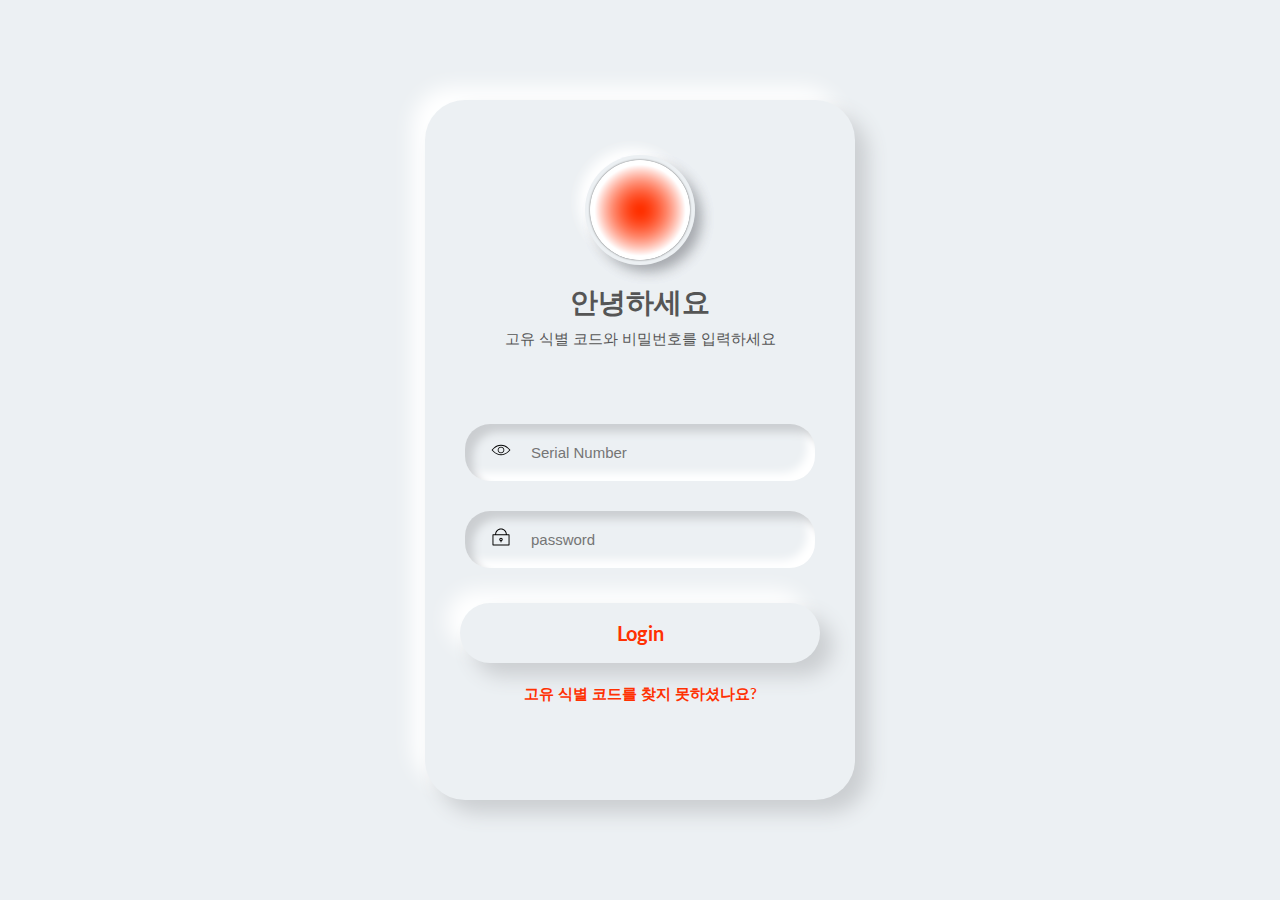
<file: sub2.html>
<!DOCTYPE html>
<html>
<head>
	<title>login page</title>
	<meta charset="utf-8">
	<meta name="viewport"
	content="width=device-width,
	initial-scale=1.0">

	<link rel="preconnect" href="https://fonts.gstatic.com">
<link href="https://fonts.googleapis.com/css2?family=Lato:wght@300;700&display=swap" rel="stylesheet">

	<link rel="preconnect" href="https://fonts.gstatic.com">
	<link href="https://fonts.googleapis.com/css2?family=Noto+Sans+KR:wght@100;300;400;500;700;900&display=swap" rel="stylesheet">

<link rel="stylesheet" type="text/css" href="sub2style.css">

  <link rel="shortcut icon" href="favicon.ico">
  <link rel="icon" href="favicon.ico">


</head>

<body>

<div class="login-div">
	<div class="logo">
		<img src="logo.png" class="logo">
	</div>
	<div class="title" style="font-family:Noto+Sans+KR ; letter-spacing: 0px;font-weight: 900;">안녕하세요</div>
	<div class="sub-title" style="font-family:Noto+Sans+KR ; letter-spacing: 0px;font-weight: 500">고유 식별 코드와 비밀번호를 입력하세요</div>
	<div class="fields">


		<div class="username">
			<svg class="svg-icon" viewBox="0 0 20 20">
							<path d="M10,6.978c-1.666,0-3.022,1.356-3.022,3.022S8.334,13.022,10,13.022s3.022-1.356,3.022-3.022S11.666,6.978,10,6.978M10,12.267c-1.25,0-2.267-1.017-2.267-2.267c0-1.25,1.016-2.267,2.267-2.267c1.251,0,2.267,1.016,2.267,2.267C12.267,11.25,11.251,12.267,10,12.267 M18.391,9.733l-1.624-1.639C14.966,6.279,12.563,5.278,10,5.278S5.034,6.279,3.234,8.094L1.609,9.733c-0.146,0.147-0.146,0.386,0,0.533l1.625,1.639c1.8,1.815,4.203,2.816,6.766,2.816s4.966-1.001,6.767-2.816l1.624-1.639C18.536,10.119,18.536,9.881,18.391,9.733 M16.229,11.373c-1.656,1.672-3.868,2.594-6.229,2.594s-4.573-0.922-6.23-2.594L2.41,10l1.36-1.374C5.427,6.955,7.639,6.033,10,6.033s4.573,0.922,6.229,2.593L17.59,10L16.229,11.373z"></path>
						</svg>

			<input type="Serial Number" class="user-input"
			placeholder="Serial Number" style="font-size: 15px;" id="idbox">

</div>
<div class="password">
	<svg class="svg-icon" viewBox="0 0 20 20">
							<path d="M17.308,7.564h-1.993c0-2.929-2.385-5.314-5.314-5.314S4.686,4.635,4.686,7.564H2.693c-0.244,0-0.443,0.2-0.443,0.443v9.3c0,0.243,0.199,0.442,0.443,0.442h14.615c0.243,0,0.442-0.199,0.442-0.442v-9.3C17.75,7.764,17.551,7.564,17.308,7.564 M10,3.136c2.442,0,4.43,1.986,4.43,4.428H5.571C5.571,5.122,7.558,3.136,10,3.136 M16.865,16.864H3.136V8.45h13.729V16.864z M10,10.664c-0.854,0-1.55,0.696-1.55,1.551c0,0.699,0.467,1.292,1.107,1.485v0.95c0,0.243,0.2,0.442,0.443,0.442s0.443-0.199,0.443-0.442V13.7c0.64-0.193,1.106-0.786,1.106-1.485C11.55,11.36,10.854,10.664,10,10.664 M10,12.878c-0.366,0-0.664-0.298-0.664-0.663c0-0.366,0.298-0.665,0.664-0.665c0.365,0,0.664,0.299,0.664,0.665C10.664,12.58,10.365,12.878,10,12.878"></path>
						</svg>
			<input type="password" class="pass-input"
			placeholder="password" style="font-size: 15px" maxlength="8">
		</div>
	</div>
	<button class="signin-button" id="ok">Login</button>
	<div class="link">
		<a href="sub3.html" style="font-weight: 600;font-size: 15px;color: #FF3102">고유 식별 코드를 찾지 못하셨나요?</a>


</body>

<script type="text/javascript">
ok.onclick = function(){
localStorage.setItem('id', idbox.value);
location.href = "login.html";
}
</script>

</html>
</file>
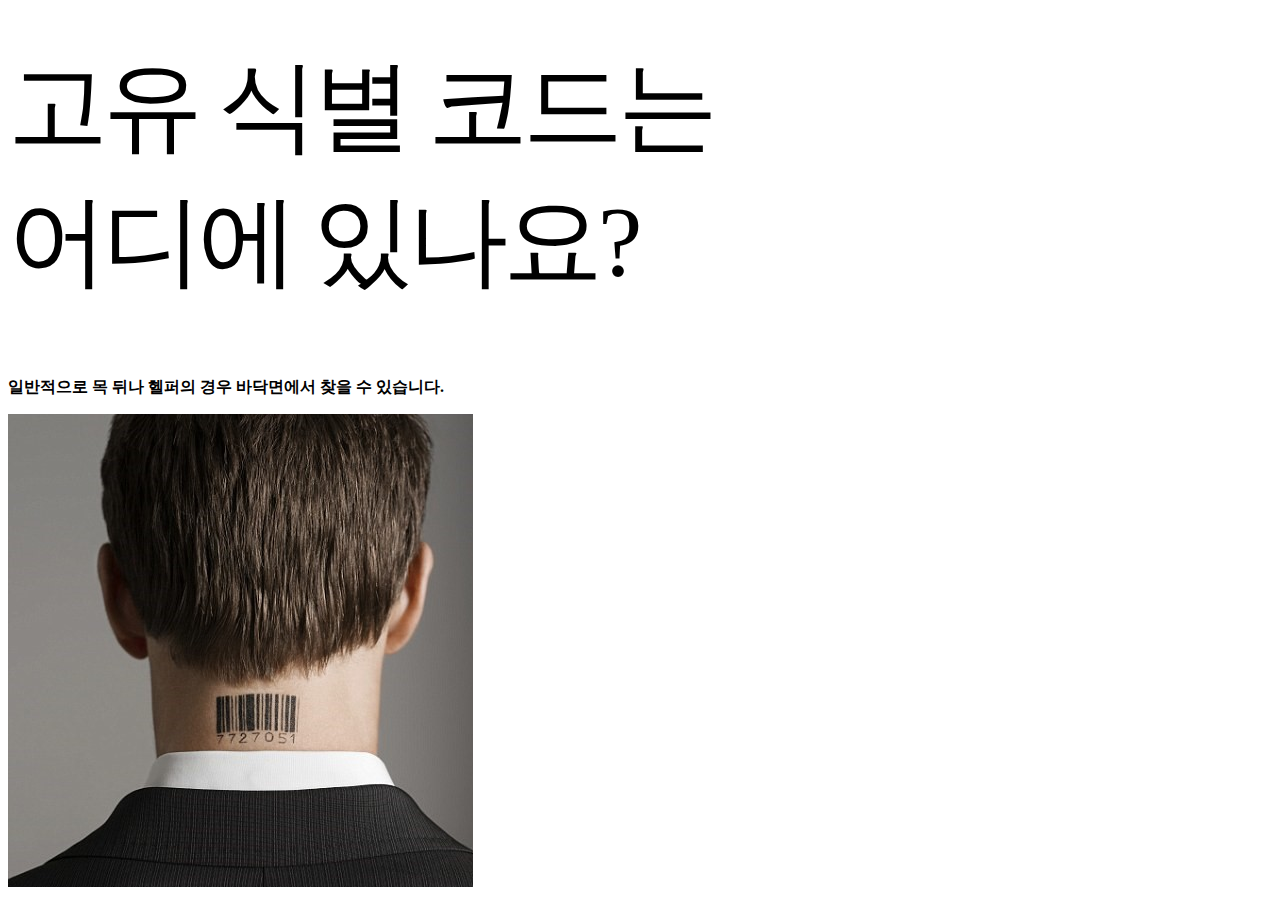
<file: sub3.html>
<!DOCTYPE html>
<html>
<head>
	<title>고유 식별 코드 찾는 방법</title>

		<link rel="preconnect" href="https://fonts.gstatic.com">
<link href="https://fonts.googleapis.com/css2?family=Lato:wght@300;700&display=swap" rel="stylesheet">

	<link rel="preconnect" href="https://fonts.gstatic.com">
	<link href="https://fonts.googleapis.com/css2?family=Noto+Sans+KR:wght@100;300;400;500;700;900&display=swap" rel="stylesheet">
  <link rel="shortcut icon" href="favicon.ico">
  <link rel="icon" href="favicon.ico">

<style type="text/css">
	

	h1 {font-size: 100px;letter-spacing: -5px;font-weight: 100}
</style>
</head>
<body>
	<section>
		<div>
			<h1 style="margin-top: 40px" >고유 식별 코드는<br> 어디에 있나요?</h1></div>
			<p style="font-weight:600">일반적으로 목 뒤나 헬퍼의 경우 바닥면에서 찾을 수 있습니다.</p>
			<img src="barcode.jpg">

	</section>


</body>
</html>
</file>
<file: sub2style.css>
* {
  box-sizing: border-box;
}
body{
  margin:0;
  height: 100vh;
  overflow:hidden;
  font-family: "Lato", sans-serif;
  font-weight: 700;
  display: flex;
  align-items: center;
  justify-content: center;
  color: #555;
  background-color: #ecf0f3;
}
.login-div{
  width: 430px;
  height:700px;
  padding: 60px 35px 35px 35px;
  border-radius: 40px;
  background-color: #ecf0f3;
  box-shadow: 13px 13px 20px #cbced1,
  -13px -13px 20px #fff;
}

.logo{
  width: 100px;
  height: 100px;
  border-radius: 50%;
  margin: 0 auto;
  box-shadow: 0px 0px 2px #5f5f5f,
  0px 0px 0px 5px #ecf0f3,
  8px 8px 15px #a7aaaf,
  -8px -8px 15px #fff;
  outline: none;
}

.title{
  text-align: center;
  font-size: 28px;
  padding-top: 24px;
  letter-spacing: 0.5px;
}
.sub-title{
  text-align: center;
  font-size: 15px;
  padding-top: 7px;
  letter-spacing: 3px;

}

.fields{
  width: 100%;
  padding: 75px 5px 5px 5px;

}

.fields input{
  border:none;
  outline: none;
  background:none;
  font-size: 18px;
  color: #555;
  padding: 20px 10px 20px 5px;
}

.username,
.password{
  margin-bottom: 30px;
  border-radius: 25px;
  box-shadow: inset 8px 8px 8px #cbced1,
  inset -8px -8px 8px #fff;
}


.fields svg{
  height: 22px;
  margin: 0 10px -3px 25px;

}

.signin-button{
  outline: none;
  border:none;
  cursor:pointer;
  width: 100%;
  height: 60px;
  border-radius: 30px;
  font-size: 20px;
  font-weight: 700;
  font-family: "Lato", sans-serif;
  color: #FF3102;
  text-align:center;
  background-color: #ecf0f3;
  box-shadow:13px 13px 20px #cbced1,
  -13px -13px 20px #fff;
  transition: all 0.5s;

}

.signin-button:hover{
  background-color: #ecf0f3;
  box-shadow:inset 8px 8px 8px #cbced1,
  inset -8px -8px 8px #fff;
}

.signin-button:active{
  background-color: #FF3102;
 box-shadow:none;
 transition: all 0s 0s ;
}


.link{
  padding-top: 20px;
  text-align: center;

}

.link a {
  text-decoration: none;
  color: #aaa;
  font-size:13px;
}

.link :hover {
  text-decoration: none;
  color: #FF3102;
  font-size:13px;
}
</file>
